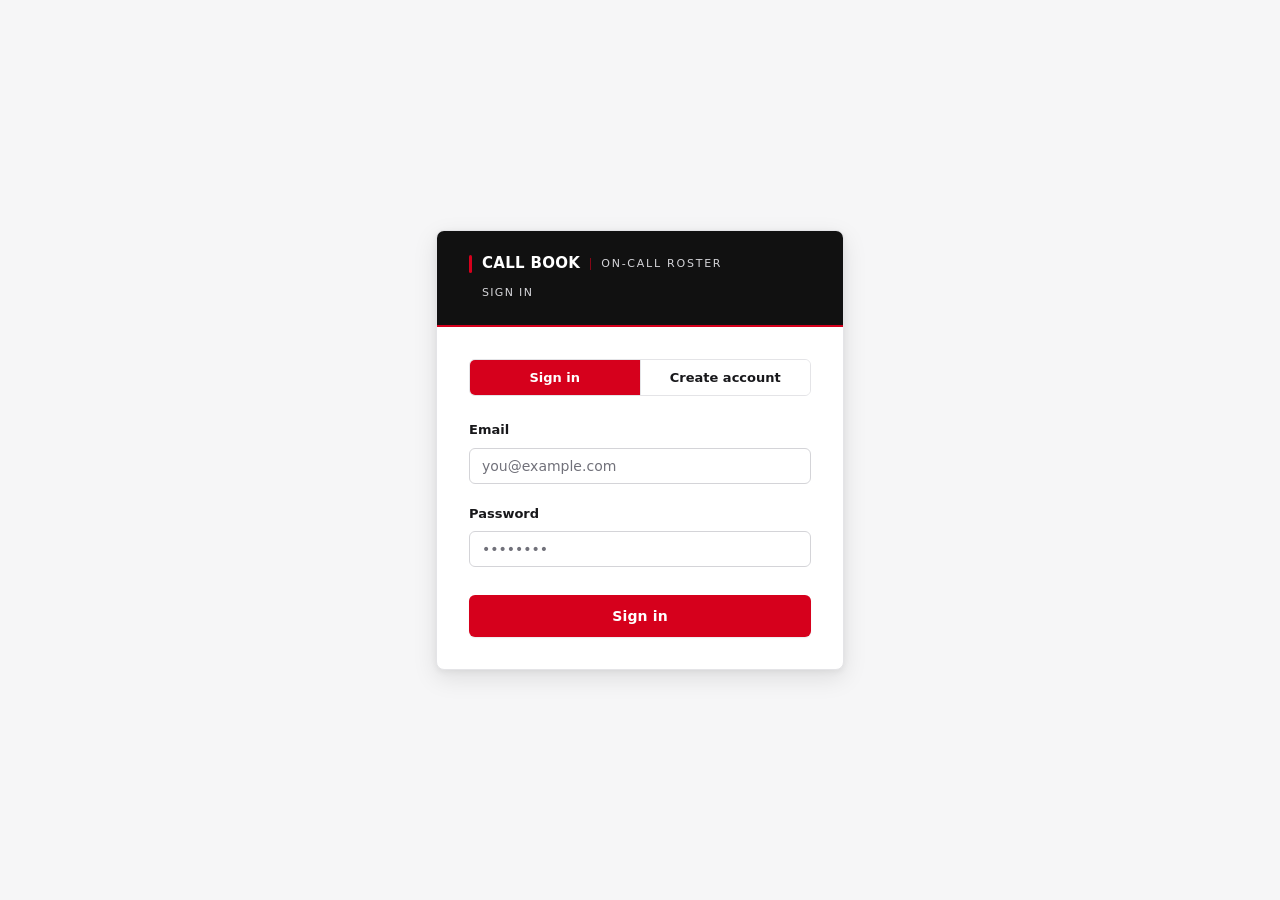
<file: index.html>
<!DOCTYPE html>
<html lang="en">
<head>
  <meta charset="utf-8">
  <title>Onsite Call Book</title>
  <meta name="robots" content="noindex, nofollow">
</head>
<body>
  <script src="assets/api.js"></script>
  <script src="assets/index.js"></script>
</body>
</html>
</file>
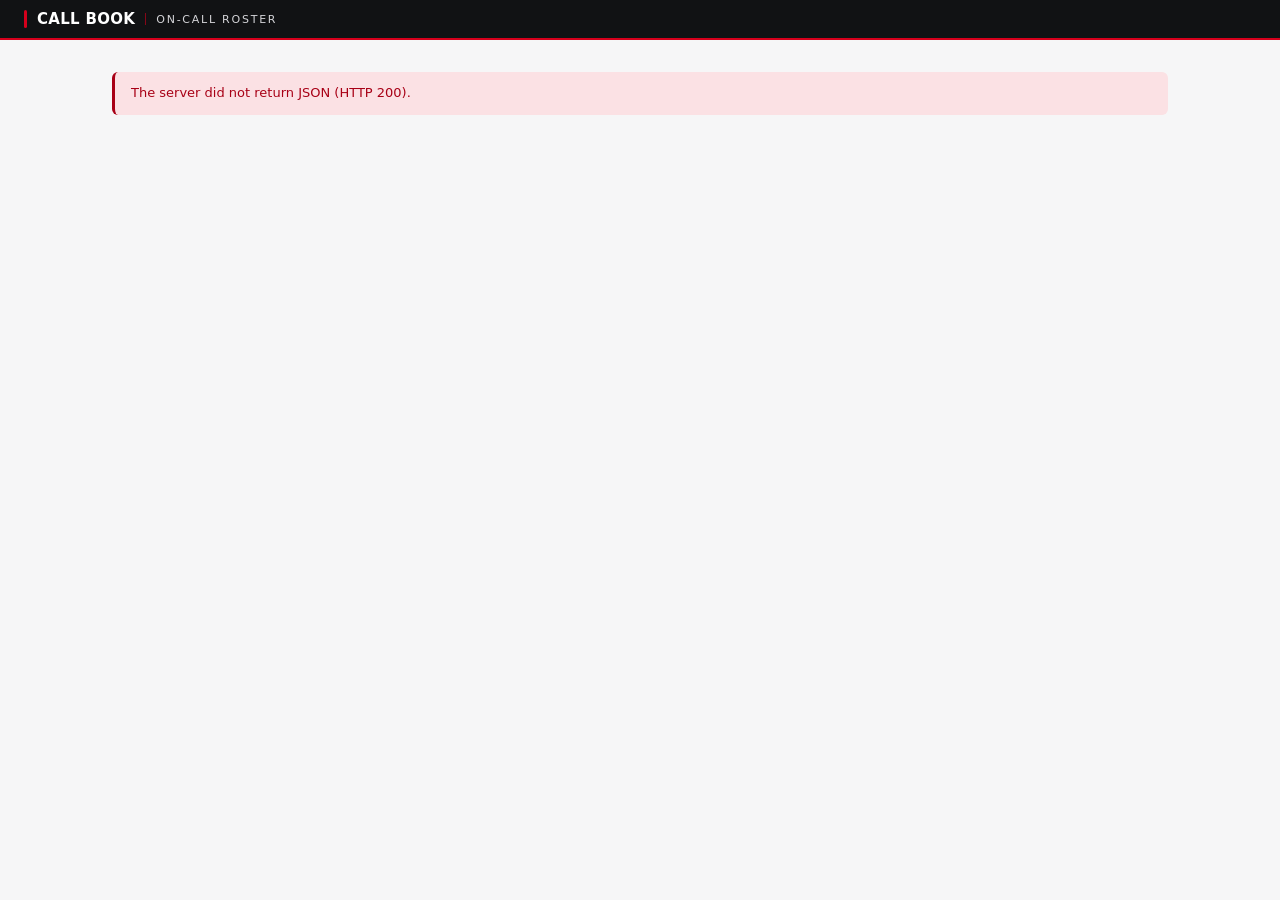
<file: app.html>
<!DOCTYPE html>
<html lang="en">
<head>
  <meta charset="UTF-8">
  <meta name="viewport" content="width=device-width, initial-scale=1.0">
  <title id="page-title">Call Book</title>
  <meta name="robots" content="noindex, nofollow">
  <link rel="stylesheet" href="assets/style.css">
  <meta name="theme-color" content="#111214">
</head>
<body>
<a class="skip-link" href="#content">Skip to content</a>
<div id="app-shell">
  <header id="app-header">
    <div class="brand-row">
      <div class="brand-mark">
        <h1 class="wordmark">
          <span class="wm-name">CALL BOOK</span>
          <span class="wm-rule" aria-hidden="true"></span>
          <span class="wm-sub">ON-CALL ROSTER</span>
        </h1>
      </div>
      <div class="header-user" id="header-user" hidden>
        <span class="welcome">Hi, <strong id="header-user-name"></strong></span>
        <button type="button" id="btn-password" class="btn-ghost-light">Password</button>
        <button type="button" id="btn-signout" class="btn-ghost-light">Sign out</button>
      </div>
    </div>
  </header>

  <!-- Kept outside #content so a re-render cannot wipe it, and so it is seen
       whichever view is showing. -->
  <div id="conn" class="conn" hidden role="alert">
    <span class="conn-label" id="conn-label"></span>
    <span id="conn-text"></span>
    <button class="btn btn-small" type="button" id="conn-retry">Retry now</button>
  </div>

  <div id="app-body">
    <nav id="sidebar" hidden></nav>
    <main id="content" role="tabpanel" tabindex="-1">
      <p class="text-muted">Loading&hellip;</p>
    </main>
  </div>
</div>

<div id="toast" role="status" aria-live="polite" hidden></div>

<dialog id="dlg"></dialog>

<script src="assets/api.js"></script>
<script src="assets/app.js"></script>
</body>
</html>
</file>
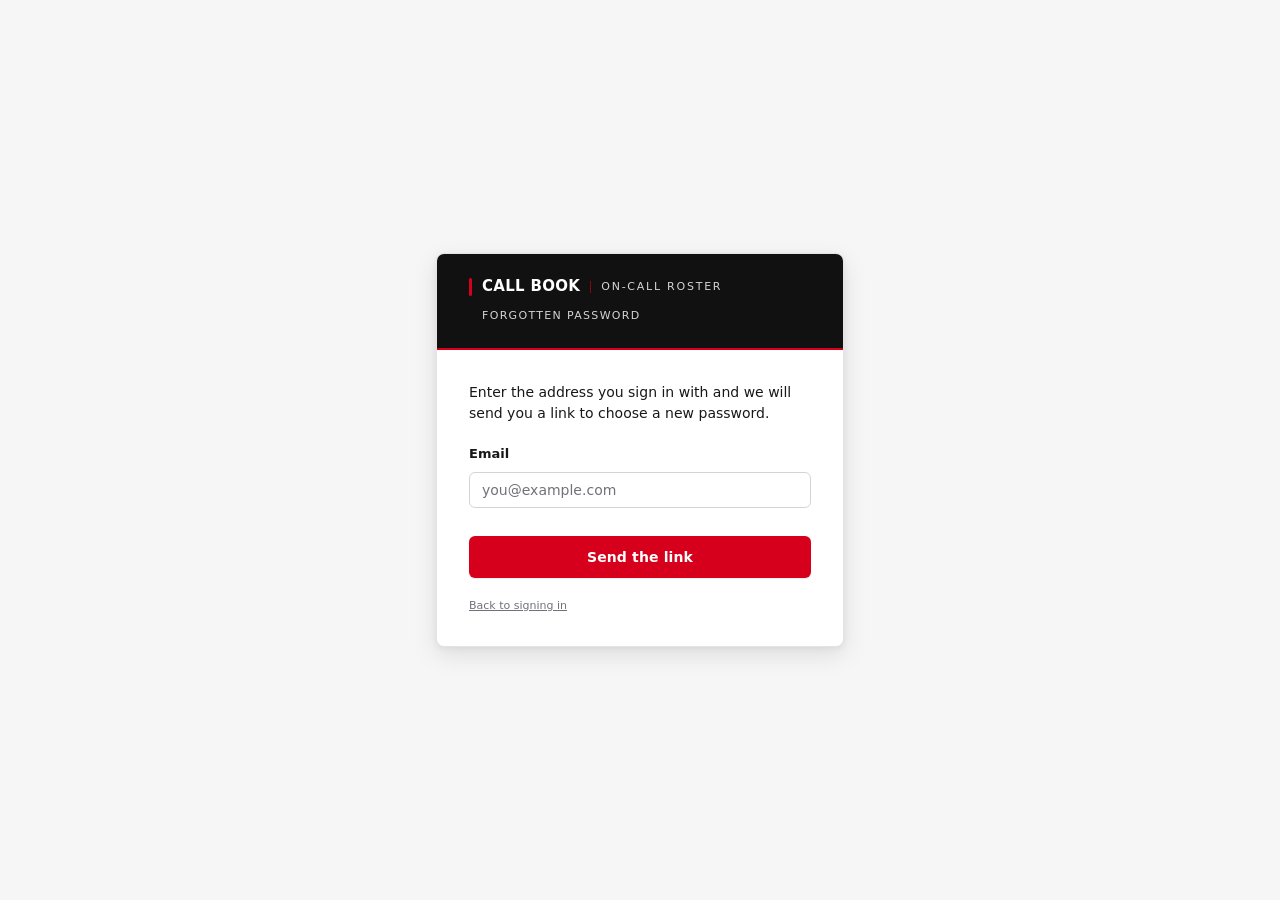
<file: forgot.html>
<!DOCTYPE html>
<html lang="en">
<head>
  <meta charset="UTF-8">
  <meta name="viewport" content="width=device-width, initial-scale=1.0">
  <title>Forgotten password - Call Book</title>
  <meta name="robots" content="noindex, nofollow">
  <link rel="stylesheet" href="assets/style.css">
  <meta name="theme-color" content="#111214">
</head>
<body class="auth-page">
  <div class="auth-card">
    <div class="auth-brand">
      <h1 class="wordmark">
        <span class="wm-name">CALL BOOK</span>
        <span class="wm-rule" aria-hidden="true"></span>
        <span class="wm-sub">ON-CALL ROSTER</span>
      </h1>
      <p class="auth-subheading">Forgotten password</p>
    </div>

    <div class="auth-body">
      <div class="alert alert-success" id="auth-notice" hidden></div>
      <div class="alert alert-error" id="auth-error" hidden></div>

      <form class="auth-form" id="form-forgot">
        <p>Enter the address you sign in with and we will send you a link to choose a
           new password.</p>
        <label>Email<input type="email" name="email" placeholder="you@example.com"
                           autocomplete="username" required></label>
        <button type="submit">Send the link</button>
        <p class="auth-hint"><a href="login.html">Back to signing in</a></p>
      </form>
    </div>
  </div>

  <script src="assets/api.js"></script>
  <script src="assets/forgot.js"></script>
</body>
</html>
</file>
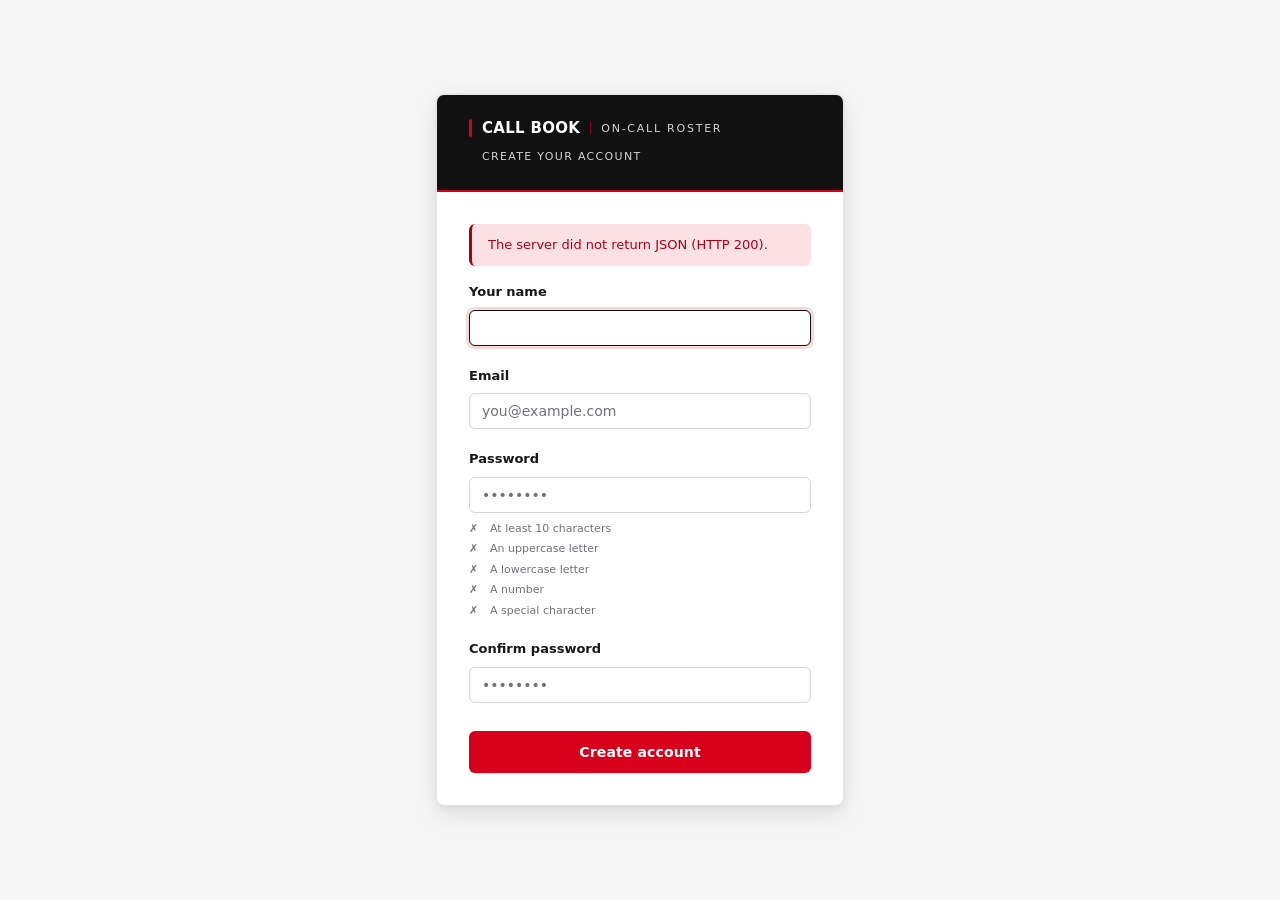
<file: install.html>
<!DOCTYPE html>
<html lang="en">
<head>
  <meta charset="UTF-8">
  <meta name="viewport" content="width=device-width, initial-scale=1.0">
  <title>Setup - Call Book</title>
  <meta name="robots" content="noindex, nofollow">
  <link rel="stylesheet" href="assets/style.css">
  <meta name="theme-color" content="#111214">
</head>
<body class="auth-page">
  <div class="auth-card">
    <div class="auth-brand">
      <h1 class="wordmark">
        <span class="wm-name">CALL BOOK</span>
        <span class="wm-rule" aria-hidden="true"></span>
        <span class="wm-sub">ON-CALL ROSTER</span>
      </h1>
      <p class="auth-subheading">Create your account</p>
    </div>

    <div class="auth-body">
      <div class="alert alert-success" id="done" hidden>
        Account created. <a href="login.html">Sign in</a>.
      </div>
      <div class="alert alert-error" id="error" hidden></div>

      <form class="auth-form" id="install-form">
        <label>Your name<input type="text" id="name" autocomplete="name" required autofocus></label>
        <label>Email<input type="email" id="email" placeholder="you@example.com" autocomplete="username" required></label>
        <label>Password
          <input type="password" id="password" placeholder="••••••••" autocomplete="new-password" minlength="10" required>
        </label>
        <ul class="pw-reqs" id="pw-reqs" aria-live="polite">
          <li data-req="len">At least 10 characters</li>
          <li data-req="upper">An uppercase letter</li>
          <li data-req="lower">A lowercase letter</li>
          <li data-req="number">A number</li>
          <li data-req="special">A special character</li>
        </ul>
        <label>Confirm password
          <input type="password" id="confirm" placeholder="••••••••" autocomplete="new-password" minlength="10" required>
        </label>
        <p class="pw-match auth-hint" id="pw-match" hidden></p>
        <button type="submit" id="go">Create account</button>
      </form>
    </div>
  </div>

  <script src="assets/api.js"></script>
  <script src="assets/install.js"></script>
</body>
</html>
</file>
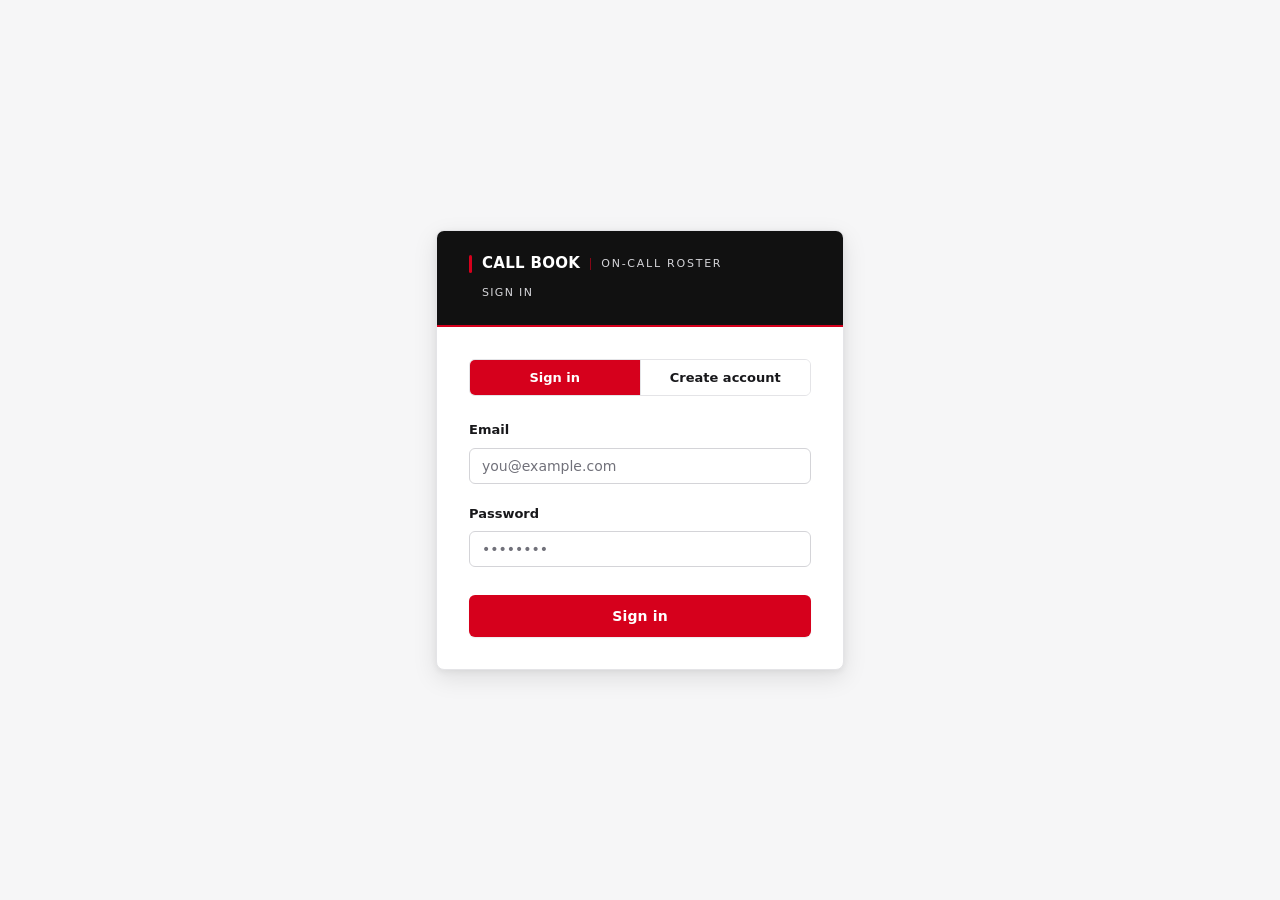
<file: login.html>
<!DOCTYPE html>
<html lang="en">
<head>
  <meta charset="UTF-8">
  <meta name="viewport" content="width=device-width, initial-scale=1.0">
  <title>Sign in - Call Book</title>
  <meta name="robots" content="noindex, nofollow">
  <link rel="stylesheet" href="assets/style.css">
  <meta name="theme-color" content="#111214">
</head>
<body class="auth-page">
  <div class="auth-card">
    <div class="auth-brand">
      <h1 class="wordmark">
        <span class="wm-name">CALL BOOK</span>
        <span class="wm-rule" aria-hidden="true"></span>
        <span class="wm-sub">ON-CALL ROSTER</span>
      </h1>
      <p class="auth-subheading">Sign in</p>
    </div>

    <div class="auth-body">
      <div class="auth-tabs">
        <button type="button" class="auth-tab active" data-mode="login">Sign in</button>
        <button type="button" class="auth-tab" data-mode="signup">Create account</button>
      </div>

      <div class="alert alert-success" id="auth-notice" hidden></div>
      <div class="alert alert-error" id="auth-error" hidden></div>

      <form class="auth-form" id="form-login">
        <label>Email<input type="email" name="email" placeholder="you@example.com" autocomplete="username" required></label>
        <label>Password<input type="password" name="password" placeholder="••••••••" autocomplete="current-password" required></label>
        <button type="submit">Sign in</button>
        <p class="auth-hint" id="forgot-line" hidden>
          <a href="forgot.html">Forgotten your password?</a>
        </p>
      </form>

      <!-- The password was right; the second factor is outstanding. Shown
           instead of the sign-in form, never beside it: nothing here says
           anything about the account until the code is right too. -->
      <form class="auth-form" id="form-mfa" hidden>
        <p class="auth-lead">Enter the 6-digit code from your authenticator app.</p>
        <label>Code
          <input type="text" name="code" id="mfa-code" class="mono" inputmode="numeric"
                 autocomplete="one-time-code" maxlength="14" placeholder="000000" required>
        </label>
        <button type="submit">Verify</button>
        <p class="auth-hint">Lost your phone? Enter one of your recovery codes instead, or
           ask a superadmin to reset your authenticator.</p>
        <p class="auth-hint"><a href="login.html">Sign in as someone else</a></p>
      </form>

      <!-- First sign-in on this account: there is no authenticator yet, and
           no way past this page without setting one up. -->
      <form class="auth-form" id="form-enrol" hidden>
        <p class="auth-lead">Every sign-in needs a code from an authenticator app as well as
           your password. Set one up for <strong id="enrol-who"></strong>:</p>
        <ol class="mfa-steps">
          <li>Open Google Authenticator, Microsoft Authenticator, or a similar app, and
              add an account.</li>
          <li>Scan this code:
            <div class="mfa-qr" id="enrol-qr" role="img"
                 aria-label="QR code for your authenticator app"></div>
            Can't scan? Choose "enter a setup key" and type:
            <code class="mfa-key" id="enrol-secret"></code>
          </li>
          <li>Enter the 6-digit code the app now shows.</li>
        </ol>
        <label>Code
          <input type="text" name="code" id="enrol-code" class="mono" inputmode="numeric"
                 autocomplete="one-time-code" maxlength="6" placeholder="000000" required>
        </label>
        <button type="submit">Finish setup</button>
        <p class="auth-hint"><a href="login.html">Cancel</a></p>
      </form>

      <!-- Shown once, immediately after enrolment, before the roster. -->
      <div id="recovery" hidden>
        <div class="alert alert-warn">These are shown once. Print them, or put them
          somewhere you can reach without your phone. Each one works a single time.</div>
        <p>If your phone is lost or wiped, a recovery code is how you sign in. Without one,
           a superadmin has to reset your authenticator before you can get back in.</p>
        <div class="recovery-codes mono" id="recovery-codes"></div>
        <button type="button" id="recovery-done">I have saved them — continue</button>
      </div>

      <form class="auth-form" id="form-signup" hidden>
        <label>Full name<input type="text" name="name" placeholder="Jane Doe" autocomplete="name" required></label>
        <label>Email<input type="email" name="email" placeholder="you@example.com" autocomplete="username" required></label>
        <label>Password
          <input type="password" name="password" id="reg-password" placeholder="••••••••" autocomplete="new-password" minlength="10" required>
        </label>
        <ul class="pw-reqs" id="pw-reqs" aria-live="polite">
          <li data-req="len">At least 10 characters</li>
          <li data-req="upper">An uppercase letter</li>
          <li data-req="lower">A lowercase letter</li>
          <li data-req="number">A number</li>
          <li data-req="special">A special character</li>
        </ul>
        <label>Confirm password
          <input type="password" name="confirm" id="reg-confirm" placeholder="••••••••" autocomplete="new-password" minlength="10" required>
        </label>
        <p class="pw-match auth-hint" id="pw-match" hidden></p>
        <button type="submit">Create account</button>
      </form>
    </div>
  </div>

  <script src="assets/api.js"></script>
  <script src="assets/qr.js"></script>
  <script src="assets/login.js"></script>
</body>
</html>
</file>
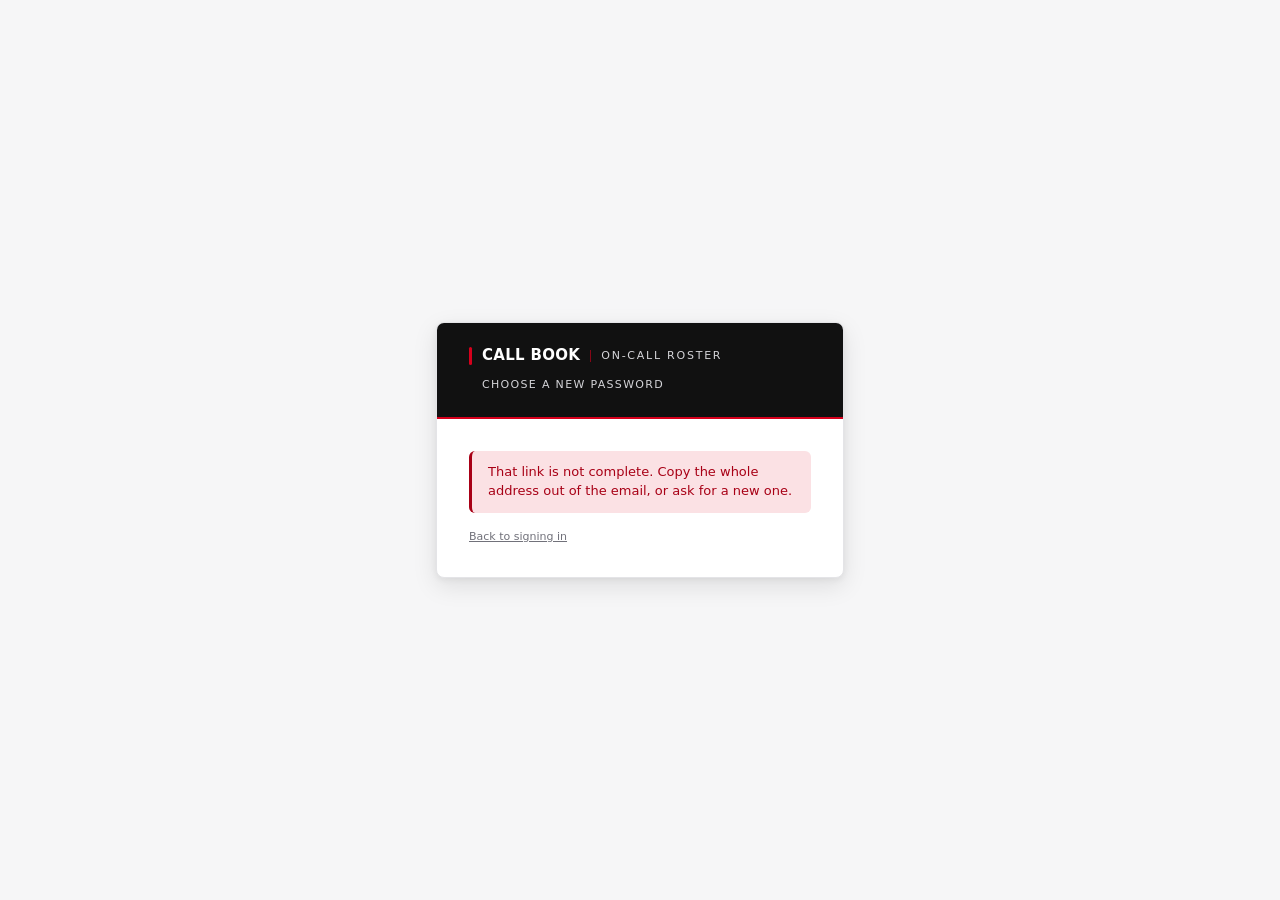
<file: reset.html>
<!DOCTYPE html>
<html lang="en">
<head>
  <meta charset="UTF-8">
  <meta name="viewport" content="width=device-width, initial-scale=1.0">
  <title>Choose a new password - Call Book</title>
  <meta name="robots" content="noindex, nofollow">
  <link rel="stylesheet" href="assets/style.css">
  <meta name="theme-color" content="#111214">
</head>
<body class="auth-page">
  <div class="auth-card">
    <div class="auth-brand">
      <h1 class="wordmark">
        <span class="wm-name">CALL BOOK</span>
        <span class="wm-rule" aria-hidden="true"></span>
        <span class="wm-sub">ON-CALL ROSTER</span>
      </h1>
      <p class="auth-subheading">Choose a new password</p>
    </div>

    <div class="auth-body">
      <div class="alert alert-success" id="auth-notice" hidden></div>
      <div class="alert alert-error" id="auth-error" hidden></div>

      <form class="auth-form" id="form-reset" hidden>
        <label>New password
          <input type="password" name="password" id="reg-password" placeholder="••••••••"
                 autocomplete="new-password" minlength="10" required>
        </label>
        <ul class="pw-reqs" id="pw-reqs" aria-live="polite">
          <li data-req="len">At least 10 characters</li>
          <li data-req="upper">An uppercase letter</li>
          <li data-req="lower">A lowercase letter</li>
          <li data-req="number">A number</li>
          <li data-req="special">A special character</li>
        </ul>
        <label>Confirm password
          <input type="password" name="confirm" id="reg-confirm" placeholder="••••••••"
                 autocomplete="new-password" minlength="10" required>
        </label>
        <p class="pw-match auth-hint" id="pw-match" hidden></p>
        <button type="submit">Set the password</button>
      </form>

      <p class="auth-hint"><a href="login.html">Back to signing in</a></p>
    </div>
  </div>

  <script src="assets/api.js"></script>
  <script src="assets/reset.js"></script>
</body>
</html>
</file>
<file: assets/style.css>
/* ==========================================================================
   Tokens
   Colour is unchanged. Everything else — type, spacing, elevation, motion —
   is a scale rather than a per-rule guess, so the interface keeps one rhythm.
   ========================================================================== */
:root {
  /* --- colour (unchanged) --- */
  --black: #111111;
  --white: #ffffff;
  --red: #d6001c;
  --red-dark: #a80016;
  --red-soft: #fbe1e4;
  --ink: #18181b;
  --ink-soft: #52525b;
  --grey-100: #f4f4f5;
  --grey-200: #e4e4e7;
  --grey-300: #d4d4d8;
  --grey-500: #71717a;
  --bg: #f6f6f7;
  --header: #111214;
  --card-bg: #ffffff;
  --text: var(--ink);
  --muted: var(--grey-500);
  --border: var(--grey-200);
  --success: #1e7a3d;
  --amber: #8a6d1a;
  --amber-soft: #fff4d6;

  /* --- type ---
     Segoe UI Variable is the current Windows UI face and the one this will be
     read on; the rest of the stack is the platform default elsewhere. No web
     font: the CSP allows no external origin, and a face that fails to load is
     worse than one that was never asked for. */
  --sans: "Segoe UI Variable Text", "Segoe UI", system-ui, -apple-system,
          "Helvetica Neue", Arial, sans-serif;
  --sans-display: "Segoe UI Variable Display", "Segoe UI Variable Text",
                  "Segoe UI", system-ui, -apple-system, sans-serif;
  --mono: "Cascadia Mono", ui-monospace, "SF Mono", Consolas, monospace;

  --text-xs: 0.6875rem;   /* 11px — micro labels, badges */
  --text-sm: 0.8125rem;   /* 13px — secondary, table cells */
  --text-base: 0.875rem;  /* 14px — body */
  --text-md: 1rem;        /* 16px — emphasis */
  --text-lg: 1.125rem;    /* 18px — card titles */
  --text-xl: 1.5rem;      /* 24px — page titles */
  --text-2xl: 1.75rem;    /* 28px — figures */

  --leading-tight: 1.25;
  --leading-normal: 1.5;

  --track-caps: 0.06em;   /* uppercase micro labels */
  --track-tight: -0.011em;/* headings */

  /* --- spacing: 4px base --- */
  --s1: 0.25rem;  --s2: 0.5rem;   --s3: 0.75rem;  --s4: 1rem;
  --s5: 1.25rem;  --s6: 1.5rem;   --s8: 2rem;     --s10: 2.5rem;

  /* --- form and control metrics: one height everywhere --- */
  --control-h: 36px;
  --control-h-sm: 28px;
  --control-px: 0.75rem;

  --radius: 8px;
  --radius-sm: 6px;
  --radius-pill: 999px;

  /* --- elevation: two stops, both restrained --- */
  --shadow-sm: 0 1px 2px rgba(17, 17, 17, 0.05), 0 1px 1px rgba(17, 17, 17, 0.03);
  --shadow-md: 0 8px 24px rgba(17, 17, 17, 0.10), 0 2px 6px rgba(17, 17, 17, 0.06);

  --ring: 0 0 0 3px rgba(214, 0, 28, 0.16);
  --ease: 140ms cubic-bezier(0.2, 0, 0.2, 1);
}

* { box-sizing: border-box; }

html { -webkit-text-size-adjust: 100%; }

body {
  margin: 0;
  font-family: var(--sans);
  font-size: var(--text-base);
  line-height: var(--leading-normal);
  background: var(--bg);
  color: var(--text);
  -webkit-font-smoothing: antialiased;
  -moz-osx-font-smoothing: grayscale;
  font-synthesis-weight: none;
}

[hidden] { display: none !important; }

h1, h2, h3 {
  margin: 0;
  font-family: var(--sans-display);
  font-weight: 600;
  line-height: var(--leading-tight);
  letter-spacing: var(--track-tight);
  color: var(--ink);
}
p { margin: 0; }
ul, ol { margin: 0; padding: 0; list-style: none; }
a { color: inherit; }
b, strong { font-weight: 600; }

:focus-visible {
  outline: 2px solid var(--red);
  outline-offset: 2px;
  border-radius: var(--radius-sm);
}

/* Figures line up in columns, which is most of what this app shows. */
.mono, .num, td, th, input, select {
  font-variant-numeric: tabular-nums;
}
.mono { font-family: var(--mono); font-size: 0.95em; letter-spacing: -0.01em; }
.text-muted { color: var(--muted); font-size: var(--text-sm); }
.nowrap { white-space: nowrap; }

/* Present for a screen reader, absent for everyone else. */
.sr-only {
  position: absolute; width: 1px; height: 1px; padding: 0; margin: -1px;
  overflow: hidden; clip: rect(0 0 0 0); white-space: nowrap; border: 0;
}

/* Off-screen until tabbed to, which is the first thing a keyboard reaches. */
.skip-link {
  position: absolute; left: var(--s2); top: -3rem; z-index: 200;
  background: var(--white); color: var(--ink);
  padding: var(--s2) var(--s4);
  border: 1px solid var(--red); border-radius: var(--radius-sm);
  font-size: var(--text-sm); font-weight: 600; text-decoration: none;
  transition: top var(--ease);
}
.skip-link:focus { top: var(--s2); }

.eyebrow {
  font-size: var(--text-xs);
  font-weight: 600;
  text-transform: uppercase;
  letter-spacing: var(--track-caps);
  color: var(--muted);
  margin-bottom: var(--s1);
}

/* ==========================================================================
   Wordmark
   ========================================================================== */
.wordmark { display: flex; align-items: center; gap: 10px; line-height: 1; white-space: nowrap; margin: 0; }
.wordmark::before { content: ""; width: 3px; height: 18px; border-radius: 2px; background: var(--red); flex-shrink: 0; }
.wm-name {
  font-family: var(--sans-display);
  font-size: 15px; font-weight: 600; letter-spacing: 0.02em; color: var(--white);
}
.wm-rule { width: 1px; height: 12px; background: var(--red); opacity: 0.6; }
.wm-sub {
  font-size: 11px; font-weight: 500; letter-spacing: 0.16em;
  text-transform: uppercase; color: var(--grey-300);
}

/* ==========================================================================
   Shell
   ========================================================================== */
#app-header {
  display: flex;
  align-items: center;
  background: var(--header);
  color: var(--white);
  border-bottom: 2px solid var(--red);
  position: sticky;
  top: 0;
  z-index: 20;
}
#app-header :focus-visible { outline-color: var(--white); }

.brand-row {
  display: flex; align-items: center; gap: var(--s6);
  width: 100%; padding: 10px var(--s6);
}
.brand-mark { display: flex; align-items: center; gap: var(--s3); min-width: 0; flex-shrink: 0; }
.header-user { display: flex; align-items: center; gap: var(--s2); margin-left: auto; flex-shrink: 0; }

.welcome { font-size: var(--text-sm); color: var(--grey-300); white-space: nowrap; margin-right: var(--s2); }
.welcome strong { color: var(--white); font-weight: 600; }

.btn-ghost-light {
  display: inline-flex; align-items: center;
  height: var(--control-h-sm);
  padding: 0 var(--s3);
  background: transparent;
  color: var(--white);
  border: 1px solid rgba(255, 255, 255, 0.24);
  border-radius: var(--radius-sm);
  font: 500 var(--text-sm)/1 var(--sans);
  cursor: pointer;
  transition: background var(--ease), border-color var(--ease);
}
.btn-ghost-light:hover { background: rgba(255, 255, 255, 0.1); border-color: rgba(255, 255, 255, 0.45); }

#app-body { display: flex; align-items: stretch; min-height: calc(100vh - 56px); }

#sidebar {
  display: flex; flex-direction: column; gap: 2px;
  width: 224px; flex-shrink: 0;
  padding: var(--s5) var(--s3);
  background: var(--white);
  border-right: 1px solid var(--border);
}

main { flex: 1; min-width: 0; padding: var(--s8) var(--s8) var(--s10); max-width: 1120px; margin: 0 auto; width: 100%; }

/* The tablist wrapper. #sidebar's gap applies to its own children, and the
   tabs are inside this, so the spacing has to be repeated here. */
.views { display: flex; flex-direction: column; gap: 2px; }

.tab {
  display: block; width: 100%;
  padding: 8px var(--s3);
  border: 0; border-radius: var(--radius-sm);
  background: transparent;
  font: 500 var(--text-base)/1.3 var(--sans);
  color: var(--ink-soft);
  text-align: left;
  cursor: pointer;
  transition: background var(--ease), color var(--ease);
}
.tab:hover { background: var(--grey-100); color: var(--ink); }
.tab.active { background: rgba(214, 0, 28, 0.08); color: var(--red); font-weight: 600; }

.sidebar-sep { height: 1px; background: var(--border); margin: var(--s3) var(--s2); }
.sidebar-label {
  font-size: var(--text-xs); font-weight: 700; text-transform: uppercase;
  letter-spacing: var(--track-caps); color: var(--grey-500);
  margin: var(--s1) var(--s2) var(--s1);
}
.sidebar-spacer { flex: 1; min-height: var(--s4); }
#sidebar .btn { width: 100%; margin-bottom: 2px; }

/* ==========================================================================
   Surfaces
   ========================================================================== */
.card {
  background: var(--card-bg);
  border: 1px solid var(--border);
  border-radius: var(--radius);
  padding: var(--s5);
  margin-bottom: var(--s4);
  box-shadow: var(--shadow-sm);
}
.card > h2 { font-size: var(--text-lg); margin-bottom: var(--s4); }

.card-head {
  display: flex; align-items: center; gap: var(--s3);
  margin-bottom: var(--s4); flex-wrap: wrap;
}
.card-head h2 { font-size: var(--text-lg); }
.card-head .spacer { flex: 1; }
.card-head select, .card-head input { height: var(--control-h-sm); font-size: var(--text-sm); }

.view-head { margin-bottom: var(--s6); }
.view-head h1 { font-size: var(--text-xl); }

.grid { display: grid; grid-template-columns: repeat(auto-fit, minmax(320px, 1fr)); gap: var(--s4); }
.grid > .card { margin-bottom: 0; }

.tiles { display: grid; grid-template-columns: repeat(auto-fit, minmax(140px, 1fr)); gap: var(--s3); }
.tile {
  border: 1px solid var(--border); border-radius: var(--radius);
  padding: var(--s4) var(--s3); text-align: center; background: var(--white);
}
.tile .num {
  font-family: var(--sans-display);
  font-size: var(--text-2xl); font-weight: 650; color: var(--red);
  line-height: 1.1; letter-spacing: var(--track-tight);
}
.tile .label {
  color: var(--muted); font-size: var(--text-xs); font-weight: 600;
  text-transform: uppercase; letter-spacing: var(--track-caps); margin-top: var(--s1);
}

/* ==========================================================================
   Tables
   ========================================================================== */
.table-wrap { overflow-x: auto; margin: 0 calc(var(--s5) * -1) calc(var(--s5) * -1); padding: 0 var(--s5) var(--s5); }
table { width: 100%; border-collapse: collapse; }

th {
  position: sticky; top: 0; z-index: 1;
  background: var(--white);
  text-align: left;
  padding: var(--s2) var(--s3);
  border-bottom: 1px solid var(--grey-300);
  color: var(--muted);
  font-size: var(--text-xs); font-weight: 700;
  text-transform: uppercase; letter-spacing: var(--track-caps);
  white-space: nowrap;
}
td {
  text-align: left;
  padding: var(--s3);
  border-bottom: 1px solid var(--border);
  font-size: var(--text-sm);
  vertical-align: middle;
}
tbody tr:last-child td { border-bottom: 0; }
tbody tr { transition: background var(--ease); }
tbody tr:hover { background: var(--grey-100); }

/* ==========================================================================
   Badges
   ========================================================================== */
.badge {
  display: inline-flex; align-items: center;
  padding: 2px 8px;
  border-radius: var(--radius-pill);
  font-size: var(--text-xs); font-weight: 600; line-height: 1.5;
  white-space: nowrap;
}
.badge-standby { background: var(--red); color: var(--white); }
.badge-onsite { background: var(--white); color: var(--ink); border: 1px solid var(--grey-300); }
.badge-ok { background: #e3f5e9; color: var(--success); }
.badge-warn { background: var(--amber-soft); color: var(--amber); }
.badge-bad { background: var(--red-soft); color: var(--red-dark); }
.badge-quiet { background: var(--grey-100); color: var(--ink-soft); }
.badge-config {
  background: var(--red-soft); color: var(--red-dark);
  margin-left: var(--s2); text-transform: uppercase; letter-spacing: var(--track-caps);
}

/* ==========================================================================
   Forms
   ========================================================================== */
label {
  display: block; margin-bottom: var(--s1);
  font-size: var(--text-sm); font-weight: 600; color: var(--ink);
}
.field { margin-bottom: var(--s4); }
.field:last-child { margin-bottom: 0; }
.field .hint {
  display: block; margin-top: var(--s1);
  font-size: var(--text-xs); font-weight: 400; line-height: 1.45; color: var(--muted);
}
.row { display: flex; gap: var(--s4); flex-wrap: wrap; }
.row > .field { flex: 1; min-width: 168px; }

input, select, textarea {
  width: 100%;
  height: var(--control-h);
  padding: 0 var(--control-px);
  border: 1px solid var(--grey-300);
  border-radius: var(--radius-sm);
  font-family: inherit;
  font-size: var(--text-base);
  line-height: var(--control-h);
  color: var(--ink);
  background: var(--white);
  transition: border-color var(--ease), box-shadow var(--ease);
}
select {
  appearance: none;
  padding-right: var(--s8);
  background-image: linear-gradient(45deg, transparent 50%, var(--grey-500) 50%),
                    linear-gradient(135deg, var(--grey-500) 50%, transparent 50%);
  background-position: right 16px center, right 11px center;
  background-size: 5px 5px, 5px 5px;
  background-repeat: no-repeat;
  cursor: pointer;
}
textarea {
  height: auto; min-height: 84px; padding: var(--s2) var(--control-px);
  line-height: var(--leading-normal); resize: vertical;
}
input::placeholder, textarea::placeholder { color: var(--grey-500); }
input:hover, select:hover, textarea:hover { border-color: var(--grey-500); }
input:focus, select:focus, textarea:focus {
  outline: none; border-color: var(--black); box-shadow: var(--ring);
}
input:disabled, select:disabled, textarea:disabled {
  background: var(--grey-100); color: var(--muted); cursor: not-allowed; border-color: var(--border);
}
input[readonly] { background: var(--grey-100); }

/* ==========================================================================
   Buttons
   ========================================================================== */
.btn {
  display: inline-flex; align-items: center; justify-content: center;
  height: var(--control-h);
  padding: 0 var(--s4);
  background: var(--red); color: var(--white);
  border: 1px solid var(--red);
  border-radius: var(--radius-sm);
  font: 600 var(--text-sm)/1 var(--sans);
  letter-spacing: 0.005em;
  cursor: pointer;
  text-decoration: none;
  white-space: nowrap;
  transition: background var(--ease), border-color var(--ease), box-shadow var(--ease), transform 60ms ease;
}
.btn:hover { background: var(--red-dark); border-color: var(--red-dark); }
.btn:active { transform: translateY(1px); }
.btn:disabled { opacity: 0.5; cursor: not-allowed; transform: none; }

.btn-secondary { background: var(--white); color: var(--ink); border-color: var(--grey-300); }
.btn-secondary:hover { background: var(--grey-100); border-color: var(--grey-500); }
.btn-danger { background: var(--red-dark); border-color: var(--red-dark); }
.btn-danger:hover { background: #7d0011; border-color: #7d0011; }
.btn-small { height: var(--control-h-sm); padding: 0 var(--s3); font-size: var(--text-xs); }
.btn-row { display: flex; gap: var(--s2); flex-wrap: wrap; }

/* ==========================================================================
   Alerts
   ========================================================================== */
.alert {
  padding: var(--s3) var(--s4);
  border-radius: var(--radius-sm);
  margin-bottom: var(--s4);
  font-size: var(--text-sm);
  line-height: 1.45;
  border-left: 3px solid currentColor;
}
.alert-error { background: var(--red-soft); color: var(--red-dark); }
.alert-success { background: #e3f5e9; color: var(--success); }
.alert-warn { background: var(--amber-soft); color: var(--amber); }

/* ==========================================================================
   Auth pages
   ========================================================================== */
body.auth-page { display: flex; align-items: center; justify-content: center; min-height: 100vh; padding: var(--s5); }

.auth-card {
  width: 100%; max-width: 408px;
  border: 1px solid var(--border); border-radius: var(--radius);
  background: var(--white); box-shadow: var(--shadow-md); overflow: hidden;
}
/* Authenticator setup and the recovery codes both need more room than a
   sign-in form; login.js sets this while either is showing. */
.auth-card.auth-card-wide { max-width: 460px; }
.auth-brand { padding: var(--s6) var(--s8); background: var(--black); color: var(--white); border-bottom: 2px solid var(--red); }
.auth-subheading {
  margin: var(--s3) 0 0 13px;
  font-size: var(--text-xs); letter-spacing: 0.12em; text-transform: uppercase;
  color: var(--grey-300); font-weight: 500;
}
.auth-body { padding: var(--s8); }

.auth-tabs {
  display: flex; margin-bottom: var(--s6);
  border: 1px solid var(--border); border-radius: var(--radius-sm); overflow: hidden;
}
.auth-tab {
  flex: 1; border: 0; background: var(--white); color: var(--ink);
  padding: 10px; font-family: inherit;
  font-size: var(--text-sm); font-weight: 600; cursor: pointer;
  transition: background var(--ease), color var(--ease);
}
.auth-tab + .auth-tab { border-left: 1px solid var(--border); }
.auth-tab.active { background: var(--red); color: var(--white); }
.auth-tab:not(.active):hover { background: var(--grey-100); }

.auth-form { display: flex; flex-direction: column; gap: var(--s5); }
.auth-form[hidden] { display: none; }
.auth-form label {
  display: flex; flex-direction: column; gap: var(--s2);
  font-size: var(--text-sm); font-weight: 600; color: var(--ink); margin: 0;
}
.auth-form button {
  display: inline-flex; align-items: center; justify-content: center;
  margin-top: var(--s2); width: 100%; height: 42px; padding: 0 var(--s4);
  background: var(--red); color: var(--white);
  border: 0; border-radius: var(--radius-sm);
  font: 600 var(--text-base)/1 var(--sans); letter-spacing: 0.01em;
  cursor: pointer;
  box-shadow: var(--shadow-sm);
  transition: background var(--ease), box-shadow var(--ease), transform 60ms ease;
}
.auth-form button:hover { background: var(--red-dark); box-shadow: 0 4px 12px rgba(214, 0, 28, 0.24); }
.auth-form button:active { transform: translateY(1px); box-shadow: var(--shadow-sm); }
.auth-form button:focus-visible { outline: 2px solid var(--black); outline-offset: 2px; }
.auth-form button:disabled { opacity: 0.5; cursor: not-allowed; box-shadow: none; transform: none; }
.auth-hint { font-size: var(--text-xs); color: var(--muted); }

.pw-reqs { list-style: none; margin: calc(var(--s3) * -1) 0 0; padding: 0; display: grid; gap: 4px; }
.pw-reqs li { position: relative; padding-left: 21px; font-size: var(--text-xs); color: var(--muted); }
.pw-reqs li::before { content: "\2717"; position: absolute; left: 0; font-weight: 700; color: var(--grey-500); }
.pw-reqs li.ok { color: var(--ink); }
.pw-reqs li.ok::before { content: "\2713"; color: var(--red); }

.pw-match { margin-top: calc(var(--s3) * -1); font-weight: 600; font-size: var(--text-sm); }
.pw-match.ok { color: var(--success); }
.pw-match.bad { color: var(--red-dark); }

/* ==========================================================================
   Roster: on-call panels
   ========================================================================== */
.duty {
  display: flex; gap: var(--s3);
  padding: var(--s4) 0;
  border-bottom: 1px solid var(--border);
}
.duty:first-child { padding-top: 0; }
.duty:last-child { border-bottom: 0; padding-bottom: 0; }
.duty-mark { flex: none; width: 3px; border-radius: 2px; background: var(--red); align-self: stretch; }
.duty[data-type="onsite"] .duty-mark { background: var(--grey-300); }
.duty-body { flex: 1; min-width: 0; }
.duty-name { font-weight: 600; font-size: var(--text-md); letter-spacing: var(--track-tight); }
.duty-meta { font-size: var(--text-xs); color: var(--muted); margin-top: 1px; }
.duty-nums { margin-top: var(--s2); display: flex; flex-wrap: wrap; gap: var(--s1) var(--s4); }
.duty-actions { flex: none; display: flex; flex-direction: column; gap: var(--s1); align-items: stretch; }

.phone {
  font-family: var(--mono);
  font-variant-numeric: tabular-nums;
  font-size: var(--text-base);
  letter-spacing: -0.01em;
  text-decoration: none;
  border-bottom: 1px solid var(--grey-300);
  padding-bottom: 1px;
  transition: color var(--ease), border-color var(--ease);
}
.phone:hover { border-bottom-color: var(--red); color: var(--red); }

/* The same number with dial_scheme turned off: same typeface and alignment so
   the columns still line up, but no underline and no hover — nothing here is
   clickable, and it should not look as though it is. */
.phone-flat {
  font-family: var(--mono);
  font-variant-numeric: tabular-nums;
  font-size: var(--text-base);
  letter-spacing: -0.01em;
}

.empty { padding: var(--s8) var(--s4); text-align: center; color: var(--muted); font-size: var(--text-sm); }

/* ==========================================================================
   Calendar
   ========================================================================== */
.cal { table-layout: fixed; }
.cal th {
  position: static;
  text-align: center; font-size: var(--text-xs);
  padding: var(--s2) 0; border-bottom: 1px solid var(--grey-300);
}
.cal td {
  height: 94px; vertical-align: top; padding: var(--s1) 5px;
  border: 1px solid var(--border);
  cursor: pointer;
  transition: background var(--ease);
}
.cal tbody tr:hover { background: transparent; }
.cal td:hover { background: var(--grey-100); }
.cal td.other { background: var(--bg); color: var(--muted); cursor: default; }
.cal td.other:hover { background: var(--bg); }
.cal td.today { box-shadow: inset 0 0 0 2px var(--red); }
.cal td[role="button"]:focus-visible { outline: 2px solid var(--red); outline-offset: -2px; }
#content:focus { outline: none; }
.cal .daynum { font-size: var(--text-xs); font-weight: 600; color: var(--muted); }
.cal td.today .daynum { color: var(--red); }
.cal .pill {
  display: block; margin-top: 2px; padding: 1px 5px;
  border-radius: 4px; font-size: 10px; font-weight: 600; line-height: 1.5;
  overflow: hidden; text-overflow: ellipsis; white-space: nowrap;
  background: var(--grey-100); color: var(--ink-soft);
}
.cal .pill.standby { background: var(--red); color: var(--white); }
.cal .pill.onsite { background: var(--grey-200); color: var(--ink); }
.cal-nav { display: flex; gap: var(--s1); align-items: center; }

/* ==========================================================================
   Dialog
   ========================================================================== */
dialog {
  border: 1px solid var(--border); border-radius: var(--radius); padding: 0;
  width: min(560px, calc(100vw - var(--s8)));
  box-shadow: var(--shadow-md);
  color: var(--ink);
  font-family: var(--sans);
  font-size: var(--text-base);
}
dialog::backdrop { background: rgba(17, 17, 17, 0.42); backdrop-filter: blur(1px); }
.dlg-head { padding: var(--s4) var(--s5); border-bottom: 1px solid var(--border); }
.dlg-head h2 { font-size: var(--text-lg); }
.dlg-body { padding: var(--s5); max-height: 64vh; overflow-y: auto; }
.dlg-body .table-wrap { margin: 0; padding: 0; }
.dlg-foot {
  padding: var(--s3) var(--s5); border-top: 1px solid var(--border);
  display: flex; gap: var(--s2); justify-content: flex-end;
  background: var(--grey-100);
  border-radius: 0 0 var(--radius) var(--radius);
}
.dlg-foot .spacer { flex: 1; }

/* The Rotate / Revoke pair under each calendar link. */
.feed-controls { display: flex; gap: var(--s2); margin-top: var(--s2); flex-wrap: wrap; }

/* ==========================================================================
   Handover
   A working list, read at the start of a shift by somebody who has not sat
   down yet. Priority is carried by a coloured spine down the left edge as
   well as by the badge, so the shape of the list is readable before any of
   it has been read.
   ========================================================================== */
.badge-critical { background: var(--red); color: var(--white); }
.badge-high     { background: var(--red-soft); color: var(--red-dark); }
.badge-normal   { background: var(--grey-100); color: var(--ink-soft); }
.badge-low      { background: var(--grey-100); color: var(--muted); }

/* A count on a tab, for something waiting in a view nobody is looking at. */
.tab-count {
  display: inline-block; min-width: 18px; padding: 1px 5px; margin-left: 4px;
  border-radius: 9px; background: var(--red); color: var(--white);
  font-size: 11px; font-weight: 700; line-height: 1.4; text-align: center;
}
.tab.active .tab-count { background: var(--red); color: var(--white); }

/* The Still live / Everything recent pair. */
.seg { display: inline-flex; gap: 2px; padding: 2px; background: var(--grey-100); border-radius: var(--radius); }
.seg .tab { padding: 4px 10px; font-size: var(--text-xs); }

.ho-list, .sr-list { display: flex; flex-direction: column; gap: var(--s4); }

.ho, .sr {
  position: relative; padding: var(--s4) var(--s5);
  border: 1px solid var(--border); border-radius: var(--radius);
  background: var(--white);
}
.ho::before {
  content: ""; position: absolute; left: 0; top: 0; bottom: 0; width: 3px;
  border-radius: var(--radius) 0 0 var(--radius); background: var(--grey-300);
}
.ho-critical::before { background: var(--red); }
.ho-high::before     { background: var(--red); opacity: 0.55; }
.ho-closed { opacity: 0.68; }

.ho-head { display: flex; align-items: center; gap: var(--s2); flex-wrap: wrap; margin-bottom: var(--s2); }
.ho-head .spacer { flex: 1; min-width: var(--s4); }
.ho h3 { font-size: var(--text-base); margin: 0 0 2px; }
.ho-ticket { font-size: var(--text-xs); color: var(--muted); }
.ho-meta { font-size: var(--text-xs); margin: 0; }
.ho-body { margin-top: var(--s3); }
.ho-body p, .ho-note p, .sr-section p { margin: 0 0 var(--s2); }
.ho-body p:last-child, .ho-note p:last-child, .sr-section p:last-child { margin-bottom: 0; }

/* The thread. Indented and ruled, so a conversation reads as a conversation
   rather than as more of the original note. */
.ho-notes { margin-top: var(--s3); display: flex; flex-direction: column; gap: var(--s3); }
.ho-note { padding-left: var(--s4); border-left: 2px solid var(--border); }

.ho-actions { margin-top: var(--s4); display: flex; gap: var(--s2); flex-wrap: wrap; }

.sr-section { margin-top: var(--s4); }
.sr-section h4 {
  font-size: var(--text-xs); letter-spacing: 0.08em; text-transform: uppercase;
  color: var(--muted); margin: 0 0 var(--s2); font-weight: 600;
}

/* ==========================================================================
   Authenticator enrolment
   Matches Database Administration's own enrolment page, so the two systems
   ask for a second factor in a way people recognise from each other.
   ========================================================================== */
.auth-lead { font-size: var(--text-sm); color: var(--muted); line-height: 1.55; }
.mfa-steps {
  font-size: var(--text-sm); padding-left: 20px; margin: 0 0 var(--s4);
  display: flex; flex-direction: column; gap: var(--s3);
}
.mfa-qr {
  width: 200px; max-width: 100%; aspect-ratio: 1; margin: var(--s3) auto;
  padding: 10px; background: #fff;
  border: 1px solid var(--border); border-radius: var(--radius);
}
.mfa-qr svg { display: block; width: 100%; height: 100%; }
.mfa-key {
  display: block; margin-top: 6px; padding: 8px 10px;
  background: var(--grey-100); border-radius: var(--radius);
  font-size: var(--text-sm); letter-spacing: 0.05em; word-break: break-all;
}

/* Recovery codes are shown once and are meant to be written down or printed,
   so they are set large and spaced: a mistranscribed character here is
   somebody locked out of the roster at two in the morning. */
.recovery-codes {
  display: grid; gap: var(--s2); margin: var(--s4) 0;
  grid-template-columns: repeat(auto-fit, minmax(140px, 1fr));
}
.recovery-codes span {
  padding: var(--s2) var(--s3); text-align: center;
  border: 1px solid var(--border); border-radius: var(--radius);
  background: var(--grey-100); letter-spacing: 0.08em;
}
@media print {
  .recovery-codes span { border-color: #000; background: none; }
}

/* ==========================================================================
   Connection state
   A stale roster that looks live is the worst thing this app can show, so
   this stays up until it is genuinely fixed rather than fading like a toast.
   ========================================================================== */
.conn {
  display: flex; align-items: center; gap: var(--s3); flex-wrap: wrap;
  padding: var(--s3) var(--s6);
  font-size: var(--text-sm);
  border-bottom: 1px solid;
}
.conn-label {
  font-size: var(--text-xs); font-weight: 700;
  text-transform: uppercase; letter-spacing: var(--track-caps);
  white-space: nowrap;
}
.conn #conn-text { flex: 1; min-width: 12rem; }
.conn .btn { flex: none; }

.conn-bad { background: var(--red-soft); color: var(--red-dark); border-bottom-color: var(--red); }
.conn-warn { background: var(--amber-soft); color: var(--amber); border-bottom-color: var(--amber); }

@media (max-width: 820px) { .conn { padding: var(--s3) var(--s4); } }

/* ==========================================================================
   Toast
   ========================================================================== */
#toast {
  position: fixed; left: 50%; bottom: var(--s6); transform: translateX(-50%);
  background: var(--black); color: var(--white);
  padding: var(--s3) var(--s5);
  border-radius: var(--radius);
  font-size: var(--text-sm);
  box-shadow: var(--shadow-md);
  z-index: 100;
  max-width: min(520px, calc(100vw - var(--s8)));
}

/* ==========================================================================
   Capability gating — one class per capability on <body>
   ========================================================================== */
body:not(.can-calls-write) [data-need="calls.write"],
body:not(.can-duties-write) [data-need="duties.write"],
body:not(.can-people-write) [data-need="people.write"],
body:not(.can-sites-write) [data-need="sites.write"],
body:not(.can-rotations-write) [data-need="rotations.write"],
body:not(.can-reports-read) [data-need="reports.read"],
body:not(.can-history-read) [data-need="history.read"],
body:not(.can-data-export) [data-need="data.export"],
body:not(.can-users-write) [data-need="users.write"] { display: none !important; }

/* ==========================================================================
   Narrow screens
   ========================================================================== */
@media (max-width: 820px) {
  #app-body { flex-direction: column; }
  #sidebar {
    width: 100%; flex-direction: row; flex-wrap: wrap; align-items: center; gap: var(--s1);
    border-right: 0; border-bottom: 1px solid var(--border);
    padding: var(--s3) var(--s4);
  }
  .tab { width: auto; }
  #sidebar .btn { width: auto; margin-bottom: 0; }
  .sidebar-spacer, .sidebar-sep, .sidebar-label { display: none; }
  main { padding: var(--s5) var(--s4) var(--s8); }
  .brand-row { padding: 10px var(--s4); gap: var(--s3); }
  .wm-sub { display: none; }
  .card { padding: var(--s4); }
  .table-wrap { margin: 0 calc(var(--s4) * -1) calc(var(--s4) * -1); padding: 0 var(--s4) var(--s4); }
}

@media (max-width: 560px) {
  .duty { flex-wrap: wrap; }
  .duty-actions { flex-direction: row; width: 100%; margin-top: var(--s2); }
  .auth-body, .auth-brand { padding-left: var(--s5); padding-right: var(--s5); }
}

@media (prefers-reduced-motion: reduce) {
  *, *::before, *::after {
    transition-duration: 0.01ms !important;
    animation-duration: 0.01ms !important;
  }
  .btn:active, .auth-form button:active { transform: none; }
}

/* ==========================================================================
   Print
   ========================================================================== */
@media print {
  #app-header, #sidebar, .btn, .btn-row, #toast, .duty-actions { display: none !important; }
  #app-body { display: block; }
  main { max-width: none; padding: 0; }
  .card { border: 0; box-shadow: none; padding: 0; margin-bottom: var(--s5); break-inside: avoid; }
  th { position: static; }
  body { background: var(--white); }
}
</file>
